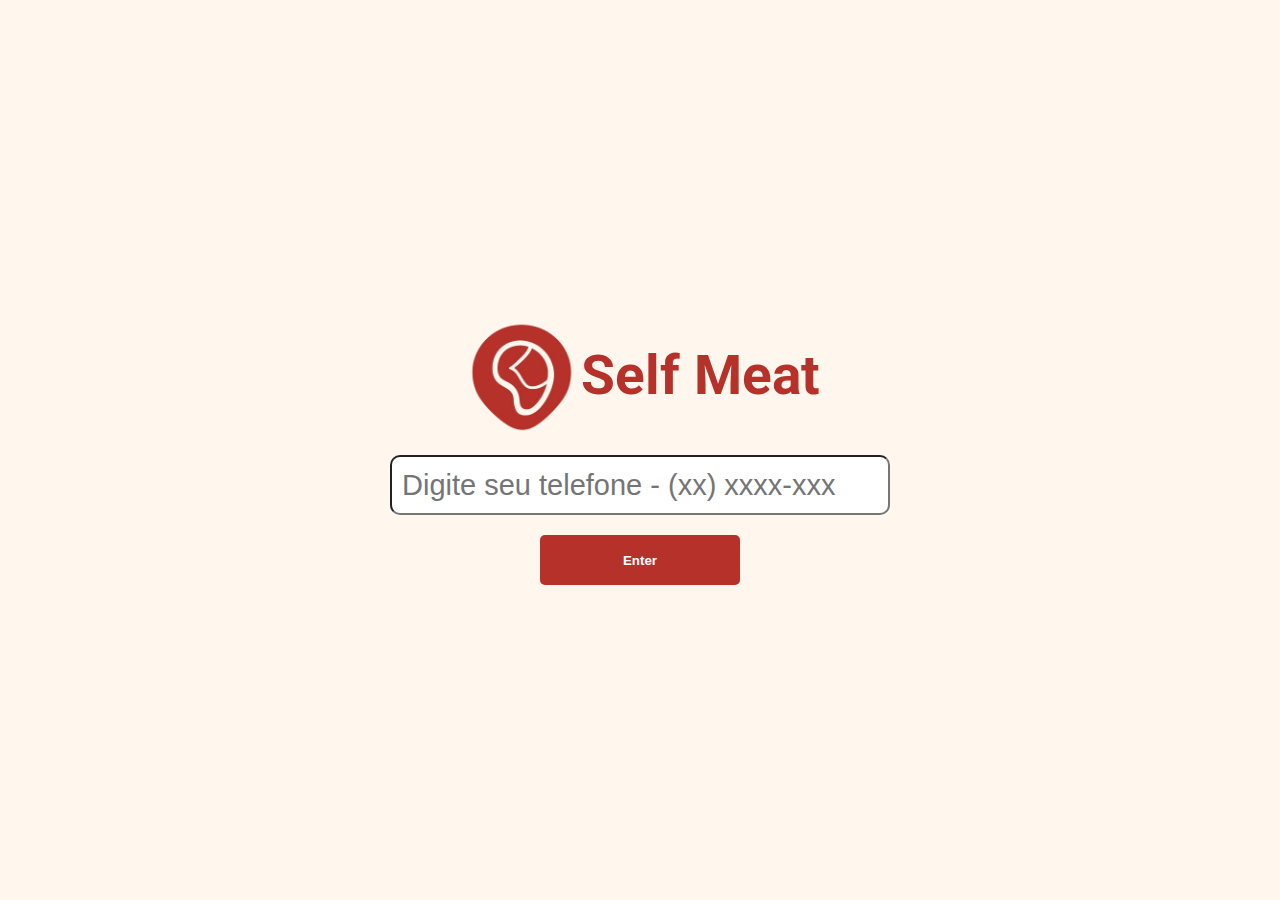
<file: index.html>
<!DOCTYPE html>
<html lang="pt-br">
  <head>
    <meta charset="UTF-8" />
    <meta name="viewport" content="width=device-width, initial-scale=1.0" />
    <link rel="stylesheet" href="styles/index.css" />
    <title>Self Meat</title>
  </head>
  <body>
    <div class="container">
      <img src="img/icon.png" width="120" height="120" alt="" />
      <h1>Self Meat</h1>
    </div>
    <div>
      <form action="">
        <!-- <label for="">Telefone</label> -->
        <input
          type="text"
          id="input"
          placeholder="Digite seu telefone - (xx) xxxx-xxx"
        />
        <button type="submit">Enter</button>
      </form>
    </div>

    <script src="js/script.js"></script>
  </body>
</html>
</file>
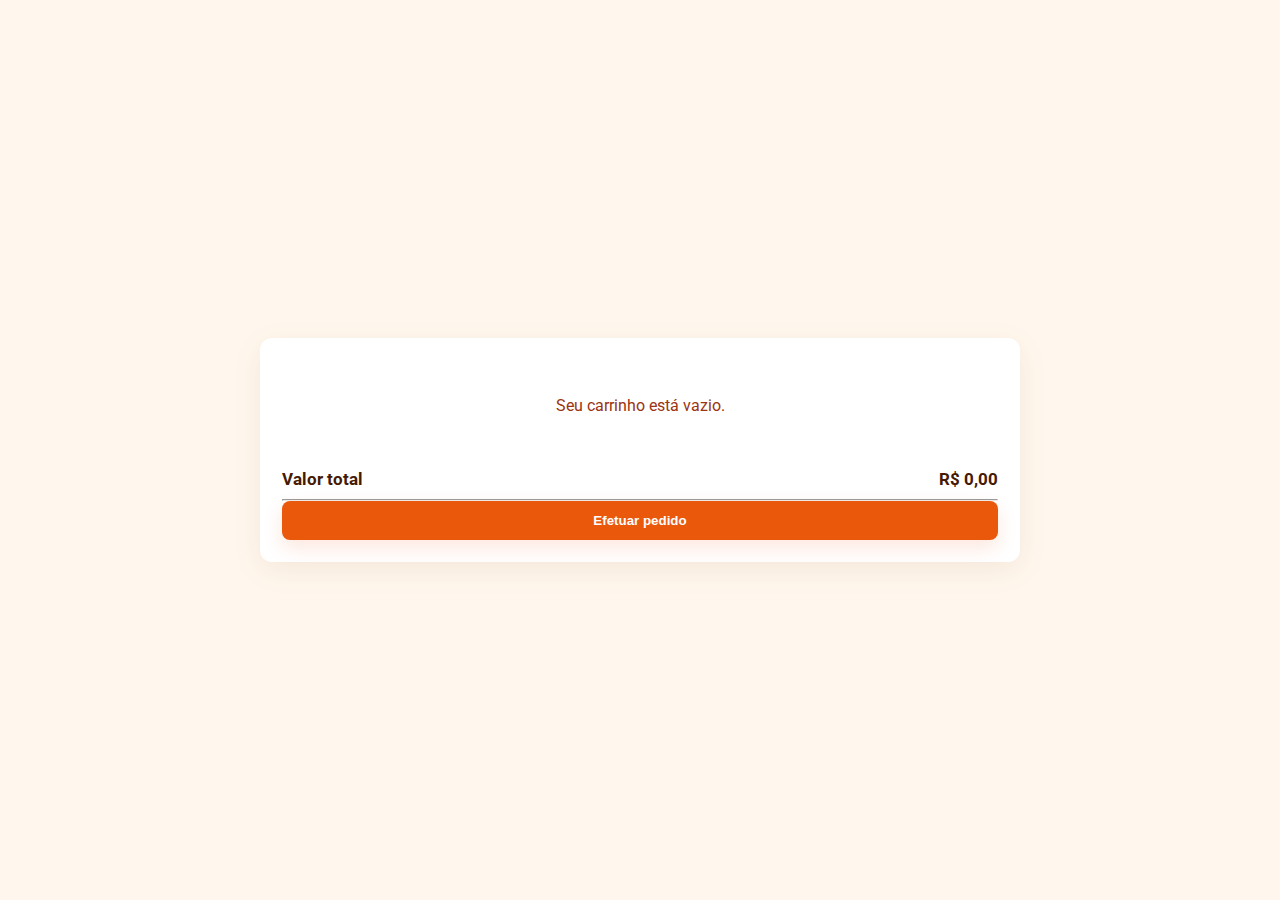
<file: pages/Carrinho.html>
<!DOCTYPE html>
<html lang="pt-br">
  <head>
    <meta charset="UTF-8" />
    <meta name="viewport" content="width=device-width, initial-scale=1.0" />
    <title>Self meat - Carrinho</title>
    <link rel="stylesheet" href="../styles/carrinho.css" />
    <link rel="icon" type="image/png" href="../img/icon.png" />
  </head>
  <body>
    <div class="caixa">
      <div id="lista-pedidos"></div>

      <div class="linha">
        <strong>Valor total</strong>
        <strong id="total">R$ 0,00</strong>
      </div>
      <hr />

      <button class="btn" id="finalizarBtn">Efetuar pedido</button>
    </div>

    <script src="../js/carrinho.js"></script>
  </body>
</html>
</file>
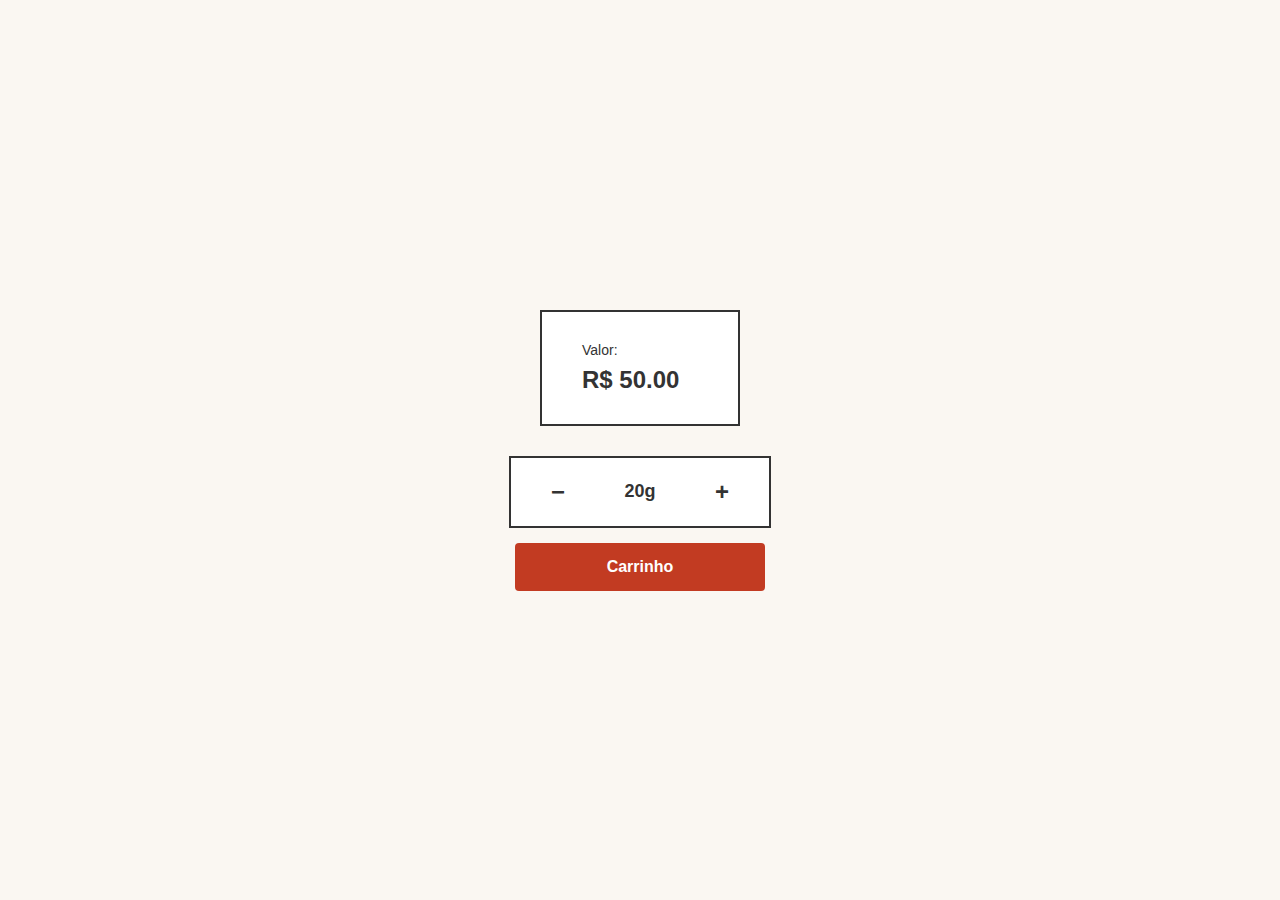
<file: pages/quantidade.html>
<!DOCTYPE html>
<html lang="pt-BR">
  <head>
    <meta charset="UTF-8" />
    <meta name="viewport" content="width=device-width, initial-scale=1.0" />
    <title>Self meat</title>
    <link rel="stylesheet" href="./../styles/quantidade.css" />
  </head>
  <body>
    <div class="container">
      <div class="price-box">
        <div class="price-label">Valor:</div>
        <div class="price-value">R$ <span id="price">50</span></div>
      </div>

      <div class="controls">
        <div class="quantity-control">
          <button class="quantity-btn" id="decrease">−</button>
          <div class="quantity-display"><span id="quantity">20</span>g</div>
          <button class="quantity-btn" id="increase">+</button>
        </div>

        <button class="cart-btn" id="addToCart">Carrinho</button>
      </div>
    </div>

    <div class="notification" id="notification">Adicionado ao carrinho!</div>

    <script>
      let quantity = 20;
      const pricePerGram = 2.5;
      const minQuantity = 10;
      const maxQuantity = 500;

      const quantityEl = document.getElementById("quantity");
      const priceEl = document.getElementById("price");
      const decreaseBtn = document.getElementById("decrease");
      const increaseBtn = document.getElementById("increase");
      const addToCartBtn = document.getElementById("addToCart");
      const notification = document.getElementById("notification");

      function updateDisplay() {
        quantityEl.textContent = quantity;
        const totalPrice = (quantity * pricePerGram).toFixed(2);
        priceEl.textContent = totalPrice;

        decreaseBtn.disabled = quantity <= minQuantity;
        increaseBtn.disabled = quantity >= maxQuantity;
      }

      decreaseBtn.addEventListener("click", () => {
        if (quantity > minQuantity) {
          quantity -= 10;
          updateDisplay();
        }
      });

      increaseBtn.addEventListener("click", () => {
        if (quantity < maxQuantity) {
          quantity += 10;
          updateDisplay();
        }
      });

      addToCartBtn.addEventListener("click", () => {
        notification.classList.add("show");

        setTimeout(() => {
          notification.classList.remove("show");
        }, 2000);
      });

      updateDisplay();
    </script>
  </body>
</html>
</file>
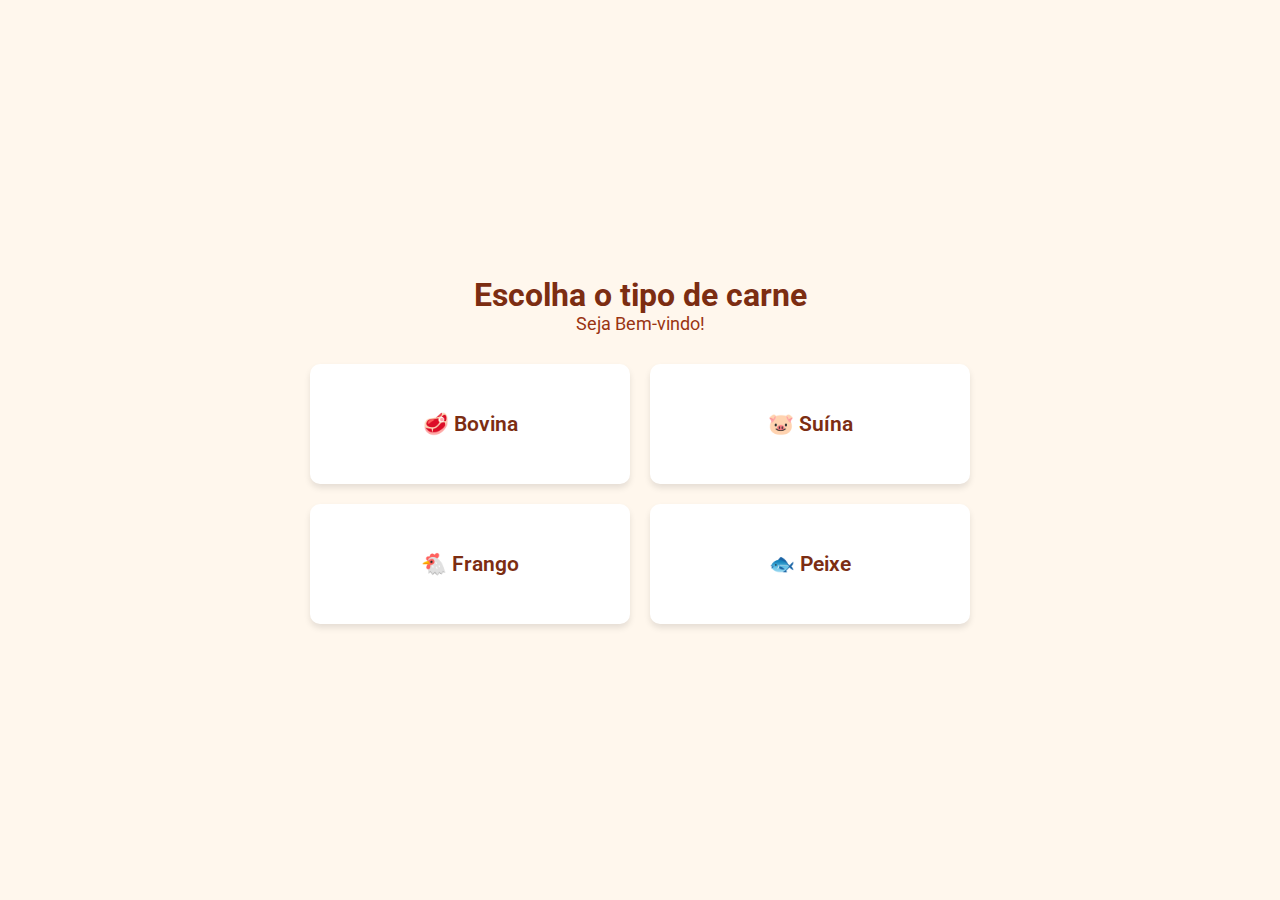
<file: pages/tipo_carne.html>
<!DOCTYPE html>
<html lang="pt-br">
  <head>
    <meta charset="UTF-8" />
    <meta name="viewport" content="width=device-width, initial-scale=1.0" />
    <link rel="stylesheet" href="../styles/tipo_carne.css" />
    <link rel="icon" type="image/png" href="../img/icon.png" />
    <title>Self meat</title>
  </head>
  <body>
    <main>
      <div>
        <h1>Escolha o tipo de carne</h1>
        <p>Seja Bem-vindo!</p>
      </div>

      <section class="conteiner">
        <a href="tipo_corte.html">
          <div class="mine-conteiner">
            <p>🥩 Bovina</p>
          </div>
        </a>
        <a href="suina.html">
          <div class="mine-conteiner">
            <p>🐷 Suína</p>
          </div>
        </a>
        <a href="frango.html">
          <div class="mine-conteiner">
            <p>🐔 Frango</p>
          </div>
        </a>
        <a href="peixe.html">
          <div class="mine-conteiner">
            <p>🐟 Peixe</p>
          </div>
        </a>
      </section>
    </main>
  </body>
</html>
</file>
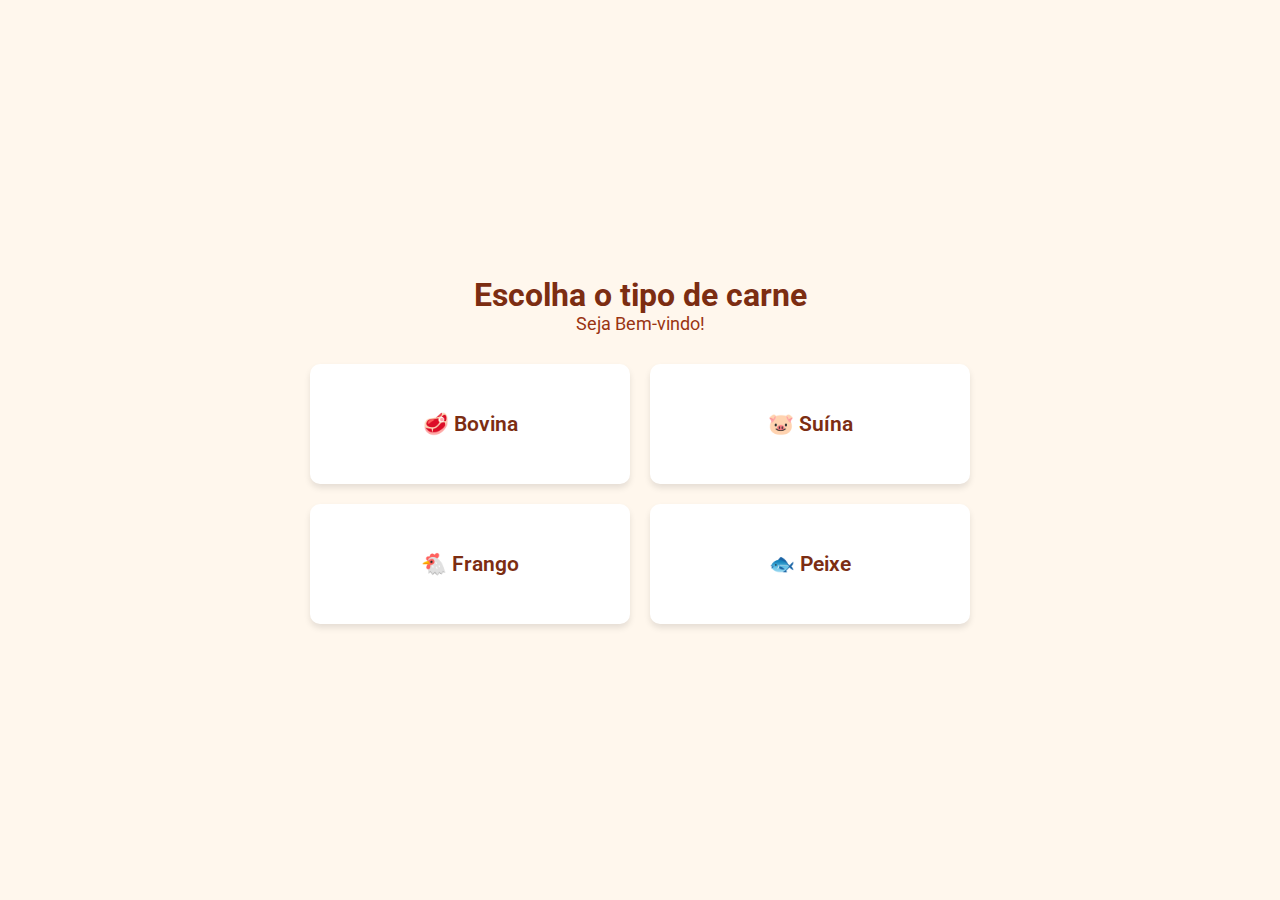
<file: pages/tipo_corte.html>
<!DOCTYPE html>
<html lang="pt-br">
  <head>
    <meta charset="UTF-8" />
    <meta name="viewport" content="width=device-width, initial-scale=1.0" />
    <link rel="stylesheet" href="../styles/tipo_carne.css" />
    <link rel="icon" type="image/png" href="../img/icon.png" />
    <title>Self meat</title>
  </head>
  <body>
    <main>
      <a href="#" id="cartButton" class="cart-button hidden">
        🛒 Carrinho (0)
      </a>

      <div>
        <h1>Escolha o tipo de carne</h1>
        <p>Seja Bem-vindo!</p>
      </div>

      <section id="carneSelection" class="conteiner">
        <a href="#" class="mine-conteiner" data-type="bovina">
          <p>🥩 Bovina</p>
        </a>
        <a href="#" class="mine-conteiner" data-type="suina">
          <p>🐷 Suína</p>
        </a>
        <a href="#" class="mine-conteiner" data-type="frango">
          <p>🐔 Frango</p>
        </a>
        <a href="#" class="mine-conteiner" data-type="peixe">
          <p>🐟 Peixe</p>
        </a>
      </section>

      <div id="cutsContainer" class="conteiner" style="display: none;">
      </div>

      <div id="buttonContainer" class="button-container" style="display: none;">
        <button id="backBtn" class="back-button">← Voltar</button>
        <button id="finishBtn" class="finish-button">Finalizar Pedido</button>
      </div>
    </main>

    <script src="../js/tipo_carne.js"></script>
  </body>
</html>
</file>
<file: styles/index.css>
@import url("https://fonts.googleapis.com/css2?family=Roboto:ital,wght@0,100..900;1,100..900&display=swap");

* {
  margin: 0;
  padding: 0;
  box-sizing: border-box;
}

body {
  width: 100%;
  height: 100vh;
  flex-direction: column;
  display: flex;
  justify-content: center;
  align-items: center;
  padding: 20px;
  font-family: "Roboto", sans-serif;
  background-color: #fff7ed;
}

.container {
  display: flex;
  justify-content: center;
  align-items: center;
  margin-bottom: 20px;
}
.container h1 {
  font-size: 55px;
  color: #b6312a;
}

form {
  display: flex;
  flex-direction: column;
  justify-content: center;
  align-items: center;
}

form input {
  height: 60px;
  width: 500px;
  padding: 10px;
  font-size: 29px;
  border-radius: 10px;
}

form button {
  margin-top: 20px;
  width: 200px;
  height: 50px;
  border: none;
  background-color: #b6312a;
  color: white;
  font-weight: bold;
  border-radius: 5px;
  cursor: pointer;
}
</file>
<file: styles/carrinho.css>
@import url("https://fonts.googleapis.com/css2?family=Roboto:wght@400;500;600;700&display=swap");

* { box-sizing: border-box; margin: 0; padding: 0; }

/* garantir altura total para centralização vertical */
html, body { height: 100%; }

/* centraliza caixa do carrinho no centro da tela */
body {
  display: flex;
  align-items: center;
  justify-content: center;
  font-family: "Roboto", sans-serif;
  background: #fff7ed;
  color: #7c2d12;
  -webkit-font-smoothing: antialiased;
  -moz-osx-font-smoothing: grayscale;
  padding: 24px; /* mantém espaçamento em telas pequenas */
}

.caixa {
  width: 100%;
  max-width: 760px;
  margin: 0; /* já centralizado pelo body */
  background: #fff;
  border-radius: 12px;
  padding: 22px;
  box-shadow: 0 8px 30px rgba(124,45,18,0.08);
}

/* lista */
#lista-pedidos {
  display: flex;
  flex-direction: column;
  gap: 14px;
  margin-bottom: 18px;
}

.pedido-item {
  background: #fffbf7;
  border-radius: 10px;
  padding: 12px;
  border-left: 4px solid #ea580c;
  transition: all 0.18s ease;
}

/* row com info e ações */
.info {
  display: flex;
  align-items: center;
  justify-content: space-between;
  gap: 12px;
}

/* left ocupa todo espaço disponível.
   agora em linha para manter nome, lixeira e qtd na mesma linha */
.info .left {
  display: flex;
  flex-direction: row;
  gap: 10px;
  align-items: center;
  flex: 1 1 auto;
  min-width: 0;
  white-space: nowrap; /* evita quebra de linha */
  overflow: hidden;
}

/* right agrupa preço; fica à direita */
.info .right {
  display: flex;
  align-items: center;
  gap: 12px;
  flex: 0 0 auto;
  white-space: nowrap;
}

/* textos */
.item-nome {
  font-weight: 700;
  font-size: 1.05rem;
  color: #451a03;
  overflow: hidden;
  text-overflow: ellipsis;
  white-space: nowrap;
  min-width: 0; /* necessário para ellipsis dentro de flex */
}

.item-qtd {
  font-size: 0.95rem;
  color: #9a3412;
  font-weight: 600;
}

/* preço */
.item-preco {
  font-weight: 700;
  color: #ea580c;
  font-size: 1rem;
  min-width: 72px;
  text-align: right;
}

/* botão lixeira - permanece no fim da "left" (mesma linha do nome) */
.remove-btn {
  display: inline-flex;
  align-items: center;
  justify-content: center;
  padding: 8px 12px;
  background-color: #fee2e2;
  border: 2px solid #fca5a5;
  border-radius: 8px;
  cursor: pointer;
  font-size: 1.1rem;
  transition: transform 0.12s ease, background-color 0.12s ease, box-shadow 0.12s ease;
  min-width: 44px;
  min-height: 44px;
}

/* hover / active */
.remove-btn:hover {
  background-color: #fca5a5;
  border-color: #f87171;
  transform: translateY(-3px) scale(1.03);
  box-shadow: 0 6px 14px rgba(248,114,114,0.12);
}
.remove-btn:active {
  transform: translateY(0) scale(0.98);
}

/* linha de total */
.linha {
  display: flex;
  justify-content: space-between;
  align-items: center;
  gap: 12px;
  margin-top: 12px;
  margin-bottom: 10px;
}

.linha strong { font-size: 1.05rem; color: #451a03; }

/* botão finalizar */
.btn {
  width: 100%;
  padding: 12px 18px;
  background: #ea580c;
  color: #fff;
  border: none;
  border-radius: 8px;
  font-weight: 700;
  cursor: pointer;
  box-shadow: 0 8px 20px rgba(234,88,12,0.14);
  transition: transform 0.12s ease, background-color 0.12s ease;
}
.btn:hover { background: #c2410c; transform: translateY(-3px); }
.btn:active { transform: translateY(0); }

/* vazio */
#lista-pedidos p {
  color: #9a3412;
  text-align: center;
  padding: 36px 0;
}

/* responsivo */
@media (max-width: 600px) {
  body { align-items: flex-start; padding-top: 18px; padding-bottom: 18px; }
  .caixa { padding: 16px; margin: 0 8px; }
  .info { flex-direction: row; align-items: center; gap: 8px; }
  .info .right { gap: 8px; }
  .item-preco { min-width: 60px; font-size: 0.95rem; }
  .remove-btn { min-width: 40px; min-height: 40px; padding: 6px 10px; font-size: 1rem; }
  .item-nome { font-size: 1rem; }
  .item-qtd { font-size: 0.9rem; }
}
</file>
<file: styles/quantidade.css>
* {
  margin: 0;
  padding: 0;
  box-sizing: border-box;
}

body {
  font-family: "Segoe UI", Tahoma, Geneva, Verdana, sans-serif;
  background-color: #faf7f2;
  display: flex;
  justify-content: center;
  align-items: center;
  min-height: 100vh;
  padding: 20px;
}

.container {
  display: flex;
  flex-direction: column;
  gap: 30px;
  align-items: center;
}

.price-box {
  background: white;
  border: 2px solid #333;
  padding: 30px 40px;
  min-width: 200px;
}

.price-label {
  font-size: 14px;
  color: #333;
  margin-bottom: 8px;
}

.price-value {
  font-size: 24px;
  font-weight: bold;
  color: #333;
}

.controls {
  display: flex;
  flex-direction: column;
  gap: 15px;
  align-items: center;
}

.quantity-control {
  background: white;
  border: 2px solid #333;
  padding: 15px 25px;
  display: flex;
  align-items: center;
  gap: 30px;
  min-width: 250px;
  justify-content: space-between;
}

.quantity-btn {
  background: none;
  border: none;
  font-size: 24px;
  font-weight: bold;
  color: #333;
  cursor: pointer;
  padding: 5px 15px;
  transition: all 0.2s;
}

.quantity-btn:hover {
  color: #c23b22;
  transform: scale(1.2);
}

.quantity-btn:active {
  transform: scale(1);
}

.quantity-btn:disabled {
  color: #ccc;
  cursor: not-allowed;
}

.quantity-btn:disabled:hover {
  transform: scale(1);
}

.quantity-display {
  font-size: 18px;
  font-weight: 600;
  color: #333;
  min-width: 60px;
  text-align: center;
}

.cart-btn {
  background-color: #c23b22;
  color: white;
  border: none;
  padding: 15px 50px;
  font-size: 16px;
  font-weight: 600;
  cursor: pointer;
  border-radius: 4px;
  transition: all 0.3s;
  min-width: 250px;
}

.cart-btn:hover {
  background-color: #a02f1a;
  transform: translateY(-2px);
  box-shadow: 0 4px 8px rgba(194, 59, 34, 0.3);
}

.cart-btn:active {
  transform: translateY(0);
  box-shadow: 0 2px 4px rgba(194, 59, 34, 0.3);
}

.notification {
  position: fixed;
  top: 20px;
  right: 20px;
  background: #4caf50;
  color: white;
  padding: 15px 25px;
  border-radius: 4px;
  box-shadow: 0 4px 12px rgba(0, 0, 0, 0.15);
  opacity: 0;
  transform: translateX(400px);
  transition: all 0.3s;
  z-index: 1000;
}

.notification.show {
  opacity: 1;
  transform: translateX(0);
}
</file>
<file: styles/tipo_carne.css>
@import url("https://fonts.googleapis.com/css2?family=Roboto:ital,wght@0,100..900;1,100..900&display=swap");

* {
  margin: 0;
  padding: 0;
  box-sizing: border-box;
}

body {
  width: 100%;
  min-height: 100vh;
  background-color: #fff7ed;
  font-family: "Roboto", sans-serif;
}

main {
  max-width: 700px;
  margin: auto;
  min-height: 100vh;
  padding: 20px;
  display: flex;
  justify-content: center;
  flex-direction: column;
  gap: 30px;
}

h1 {
  font-size: 2rem;
  color: #7c2d12;
  text-align: center;
}

main > div p {
  text-align: center;
  color: #9a3412;
  font-size: 1.1rem;
}

/* --- CONTAINER TIPOS DE CARNE E CORTES --- */
.conteiner {
  width: 100%;
  display: grid;
  grid-template-columns: repeat(2, 1fr);
  gap: 20px;
}

.mine-conteiner {
  width: 100%;
  height: 120px;
  background-color: #fff;
  display: flex;
  justify-content: center;
  align-items: center;
  box-shadow: 0 4px 6px rgba(0, 0, 0, 0.1);
  border-radius: 10px;
  transition: all 0.3s ease;
  cursor: pointer;
  text-decoration: none;
  border: 2px solid transparent;
}

.mine-conteiner:hover {
  transform: translateY(-5px);
  box-shadow: 0 8px 12px rgba(0, 0, 0, 0.2);
  background-color: #fed7aa;
  border-color: #fb923c;
}

.mine-conteiner:active {
  transform: translateY(-2px);
}

.mine-conteiner p {
  font-size: 1.3rem;
  font-weight: 600;
  color: #7c2d12;
  text-align: center;
}

/* --- CARD-LINK E CARD --- */
.card-link {
  display: block;
  text-decoration: none;
}

.card {
  position: relative;
  min-height: 220px;
  background-color: #fff;
  display: flex;
  flex-direction: column;
  justify-content: center;
  align-items: center;
  gap: 12px;
  padding: 20px;
  box-shadow: 0 6px 20px rgba(124, 45, 18, 0.15);
  border-radius: 16px;
  transition: all 0.4s cubic-bezier(0.175, 0.885, 0.32, 1.275);
  cursor: pointer;
  border: 2px solid transparent;
  overflow: hidden;
}

.card::before {
  content: "";
  position: absolute;
  top: 0;
  left: 0;
  width: 100%;
  height: 100%;
  background: linear-gradient(135deg, #fed7aa 0%, #fdba74 100%);
  opacity: 0;
  transition: opacity 0.4s ease;
  z-index: 0;
}

.card:hover::before {
  opacity: 0.3;
}

.card:hover {
  transform: translateY(-8px) scale(1.02);
  box-shadow: 0 12px 35px rgba(124, 45, 18, 0.25);
  border-color: #fb923c;
}

.card:active {
  transform: translateY(-4px) scale(0.98);
}

.card-text {
  position: relative;
  z-index: 1;
  font-size: 1.5rem;
  font-weight: 600;
  color: #7c2d12;
  text-align: center;
  transition: all 0.3s ease;
}

.card:hover .card-text {
  color: #451a03;
  transform: scale(1.05);
  font-weight: 700;
}

/* --- QUANTITY CONTROL --- */
.quantity-control {
  position: relative;
  z-index: 1;
  display: flex;
  align-items: center;
  justify-content: center;
  gap: 10px;
}

.quantity-btn {
  width: 36px;
  height: 36px;
  border: 2px solid #ea580c;
  background: white;
  color: #ea580c;
  font-size: 1.2em;
  font-weight: bold;
  border-radius: 50%;
  cursor: pointer;
  transition: all 0.3s ease;
  display: flex;
  align-items: center;
  justify-content: center;
}

.quantity-btn:hover {
  background: #ea580c;
  color: white;
  transform: scale(1.1);
  box-shadow: 0 4px 12px rgba(234, 88, 12, 0.3);
}

.quantity-btn:active {
  transform: scale(0.95);
}

.quantity-input {
  width: 70px;
  text-align: center;
  font-size: 1rem;
  padding: 6px;
  border: 2px solid #fed7aa;
  border-radius: 8px;
  font-weight: 600;
  color: #7c2d12;
  background: white;
}

/* --- ADD TO CART BUTTON --- */
.add-to-cart-btn {
  position: relative;
  z-index: 1;
  padding: 10px 20px;
  font-size: 0.9rem;
  font-weight: 600;
  background-color: #ea580c;
  color: white;
  border: none;
  border-radius: 6px;
  cursor: pointer;
  transition: all 0.3s ease;
  margin-top: 8px;
  box-shadow: 0 4px 12px rgba(234, 88, 12, 0.3);
}

.add-to-cart-btn:hover {
  background-color: #c2410c;
  transform: translateY(-2px);
  box-shadow: 0 6px 16px rgba(234, 88, 12, 0.4);
}

.add-to-cart-btn:active {
  transform: translateY(0);
}

/* --- BOTÃO VOLTAR --- */
.back-button {
  padding: 12px 24px;
  font-size: 1rem;
  font-weight: 600;
  background-color: #ea580c;
  color: white;
  border: 2px solid #ea580c;
  border-radius: 8px;
  cursor: pointer;
  transition: all 0.3s ease;
  align-self: flex-start;
  margin-top: 10px;
  box-shadow: 0 4px 12px rgba(234, 88, 12, 0.3);
}

.back-button:hover {
  background-color: #c2410c;
  border-color: #9a3412;
  transform: translateY(-2px);
  box-shadow: 0 6px 16px rgba(234, 88, 12, 0.4);
}

.back-button:active {
  transform: translateY(0);
}

/* --- BOTÃO FINALIZAR --- */
.finish-button {
  padding: 14px 32px;
  font-size: 1rem;
  font-weight: 700;
  background-color: #ea580c;
  color: white;
  border: 2px solid #ea580c;
  border-radius: 8px;
  cursor: pointer;
  transition: all 0.3s ease;
  width: 100%;
  box-shadow: 0 4px 12px rgba(234, 88, 12, 0.3);
}

.finish-button:hover {
  background-color: #c2410c;
  border-color: #9a3412;
  transform: translateY(-2px);
  box-shadow: 0 6px 16px rgba(234, 88, 12, 0.4);
}

.finish-button:active {
  transform: translateY(0);
}

.finish-button:disabled {
  background-color: #ccc;
  border-color: #999;
  color: #666;
  cursor: not-allowed;
  transform: none;
  box-shadow: none;
}

/* --- BOTÃO CARRINHO --- */
.cart-button {
  position: fixed;
  top: 20px;
  right: 20px;
  z-index: 1000;
  padding: 10px 20px;
  font-size: 1rem;
  font-weight: 600;
  background-color: #ea580c;
  color: white;
  border: 2px solid #ea580c;
  border-radius: 8px;
  cursor: pointer;
  transition: all 0.3s ease;
  box-shadow: 0 4px 12px rgba(234, 88, 12, 0.3);
  text-decoration: none;
  display: inline-block;
  text-align: center;
}

.cart-button:hover {
  background-color: #c2410c;
  border-color: #9a3412;
  transform: translateY(-2px);
  box-shadow: 0 6px 16px rgba(234, 88, 12, 0.4);
}

.cart-button:active {
  transform: translateY(0);
}

.cart-button.hidden {
  display: none;
}

/* --- BOTÃO CONTAINER --- */
.button-container {
  display: flex;
  gap: 12px;
  width: 100%;
  justify-content: space-between;
}

.button-container .back-button {
  flex: 0 0 auto;
  align-self: auto;
  margin-top: 0;
}

.button-container .finish-button {
  flex: 1;
}

a {
  text-decoration: none;
}

/* --- RESPONSIVO --- */
@media (max-width: 768px) {
  main {
    padding: 18px;
    gap: 25px;
  }

  h1 {
    font-size: 1.7rem;
  }

  .conteiner {
    grid-template-columns: repeat(2, 1fr);
    gap: 15px;
  }

  .mine-conteiner {
    height: 110px;
  }

  .mine-conteiner p {
    font-size: 1.1rem;
  }

  .card {
    min-height: 200px;
    gap: 10px;
  }

  .card-text {
    font-size: 1.3rem;
  }

  .quantity-btn {
    width: 32px;
    height: 32px;
  }

  .back-button,
  .finish-button {
    padding: 10px 20px;
    font-size: 0.9rem;
  }

  .add-to-cart-btn {
    padding: 8px 16px;
    font-size: 0.85rem;
  }

  .cart-button {
    padding: 8px 16px;
    font-size: 0.85rem;
    top: 15px;
    right: 15px;
  }
}

@media (max-width: 600px) {
  main {
    padding: 15px;
    gap: 20px;
  }

  h1 {
    font-size: 1.5rem;
  }

  main > div p {
    font-size: 1rem;
  }

  .conteiner {
    grid-template-columns: 1fr;
    gap: 12px;
  }

  .mine-conteiner {
    height: 100px;
  }

  .mine-conteiner p {
    font-size: 1.1rem;
  }

  .card {
    min-height: 180px;
    gap: 8px;
    padding: 15px;
  }

  .card-text {
    font-size: 1.2rem;
  }

  .quantity-control {
    gap: 8px;
  }

  .quantity-btn {
    width: 30px;
    height: 30px;
    font-size: 1rem;
  }

  .quantity-input {
    width: 60px;
    font-size: 0.9rem;
  }

  .back-button,
  .finish-button {
    padding: 10px 18px;
    font-size: 0.85rem;
  }

  .button-container {
    flex-direction: column;
  }

  .button-container .back-button {
    width: 100%;
  }

  .add-to-cart-btn {
    padding: 8px 14px;
    font-size: 0.8rem;
  }

  .cart-button {
    padding: 8px 14px;
    font-size: 0.8rem;
    top: 12px;
    right: 12px;
  }
}

@media (max-width: 400px) {
  main {
    padding: 12px;
    gap: 15px;
  }

  h1 {
    font-size: 1.3rem;
  }

  .conteiner {
    gap: 10px;
  }

  .mine-conteiner {
    height: 90px;
  }

  .mine-conteiner p {
    font-size: 1rem;
  }

  .card {
    min-height: 160px;
    gap: 6px;
    padding: 12px;
  }

  .card-text {
    font-size: 1.1rem;
  }

  .quantity-control {
    gap: 6px;
  }

  .quantity-btn {
    width: 28px;
    height: 28px;
    font-size: 0.9rem;
  }

  .quantity-input {
    width: 55px;
    font-size: 0.8rem;
  }

  .back-button,
  .finish-button {
    padding: 8px 16px;
    font-size: 0.8rem;
  }

  .add-to-cart-btn {
    padding: 6px 12px;
    font-size: 0.75rem;
  }

  .cart-button {
    padding: 6px 12px;
    font-size: 0.75rem;
  }
}
</file>
